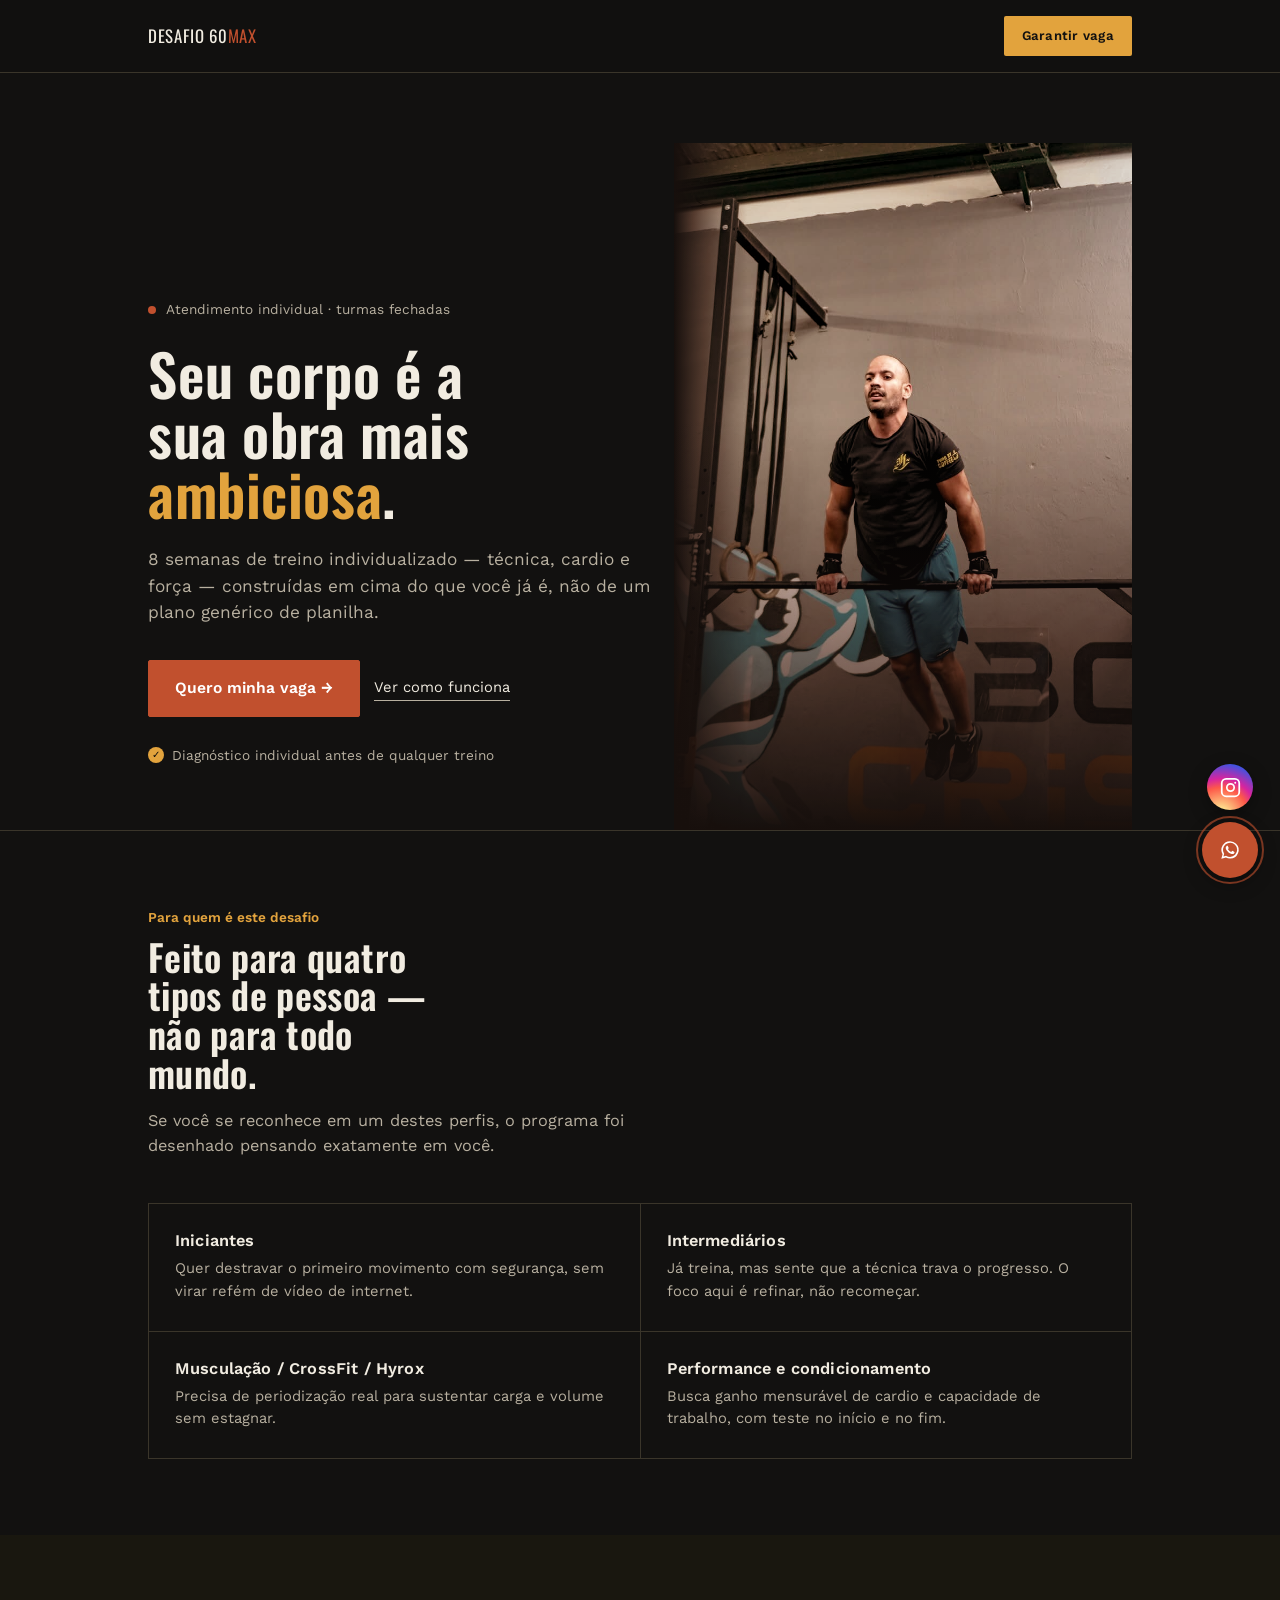
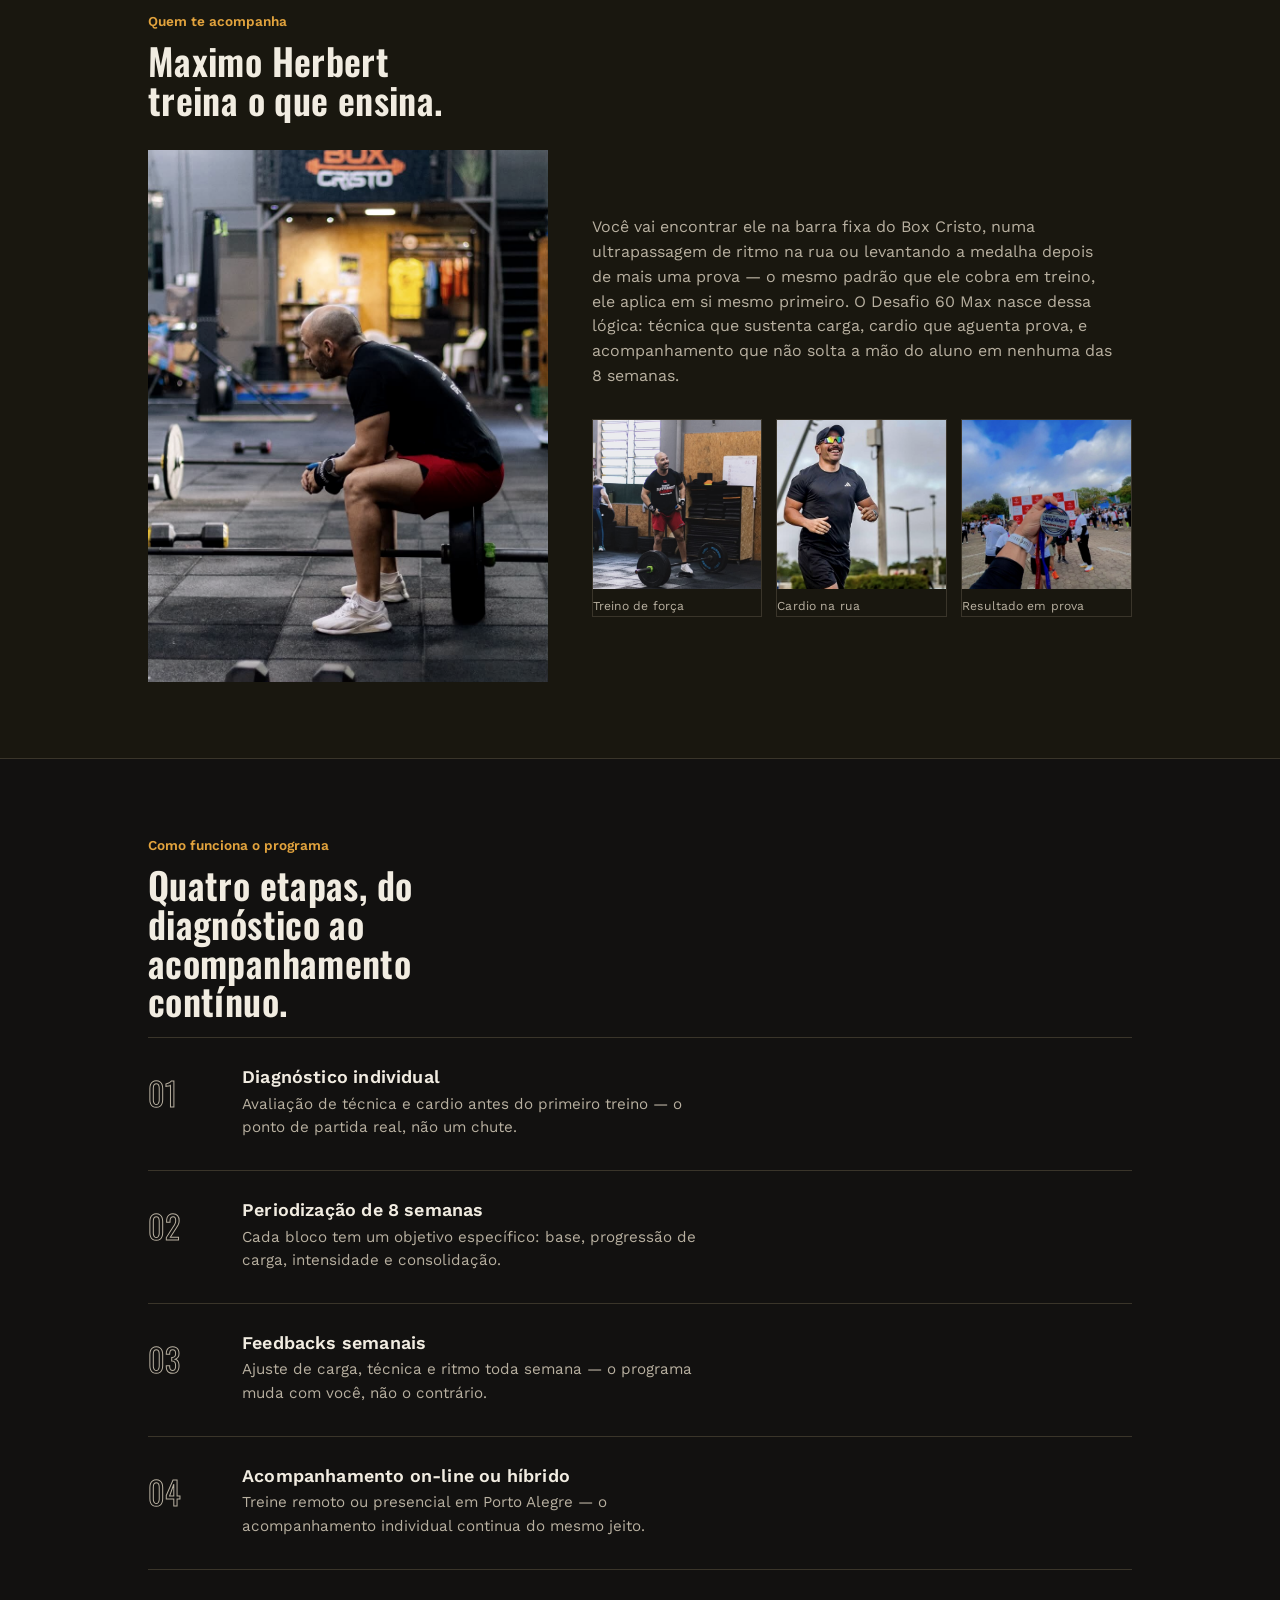
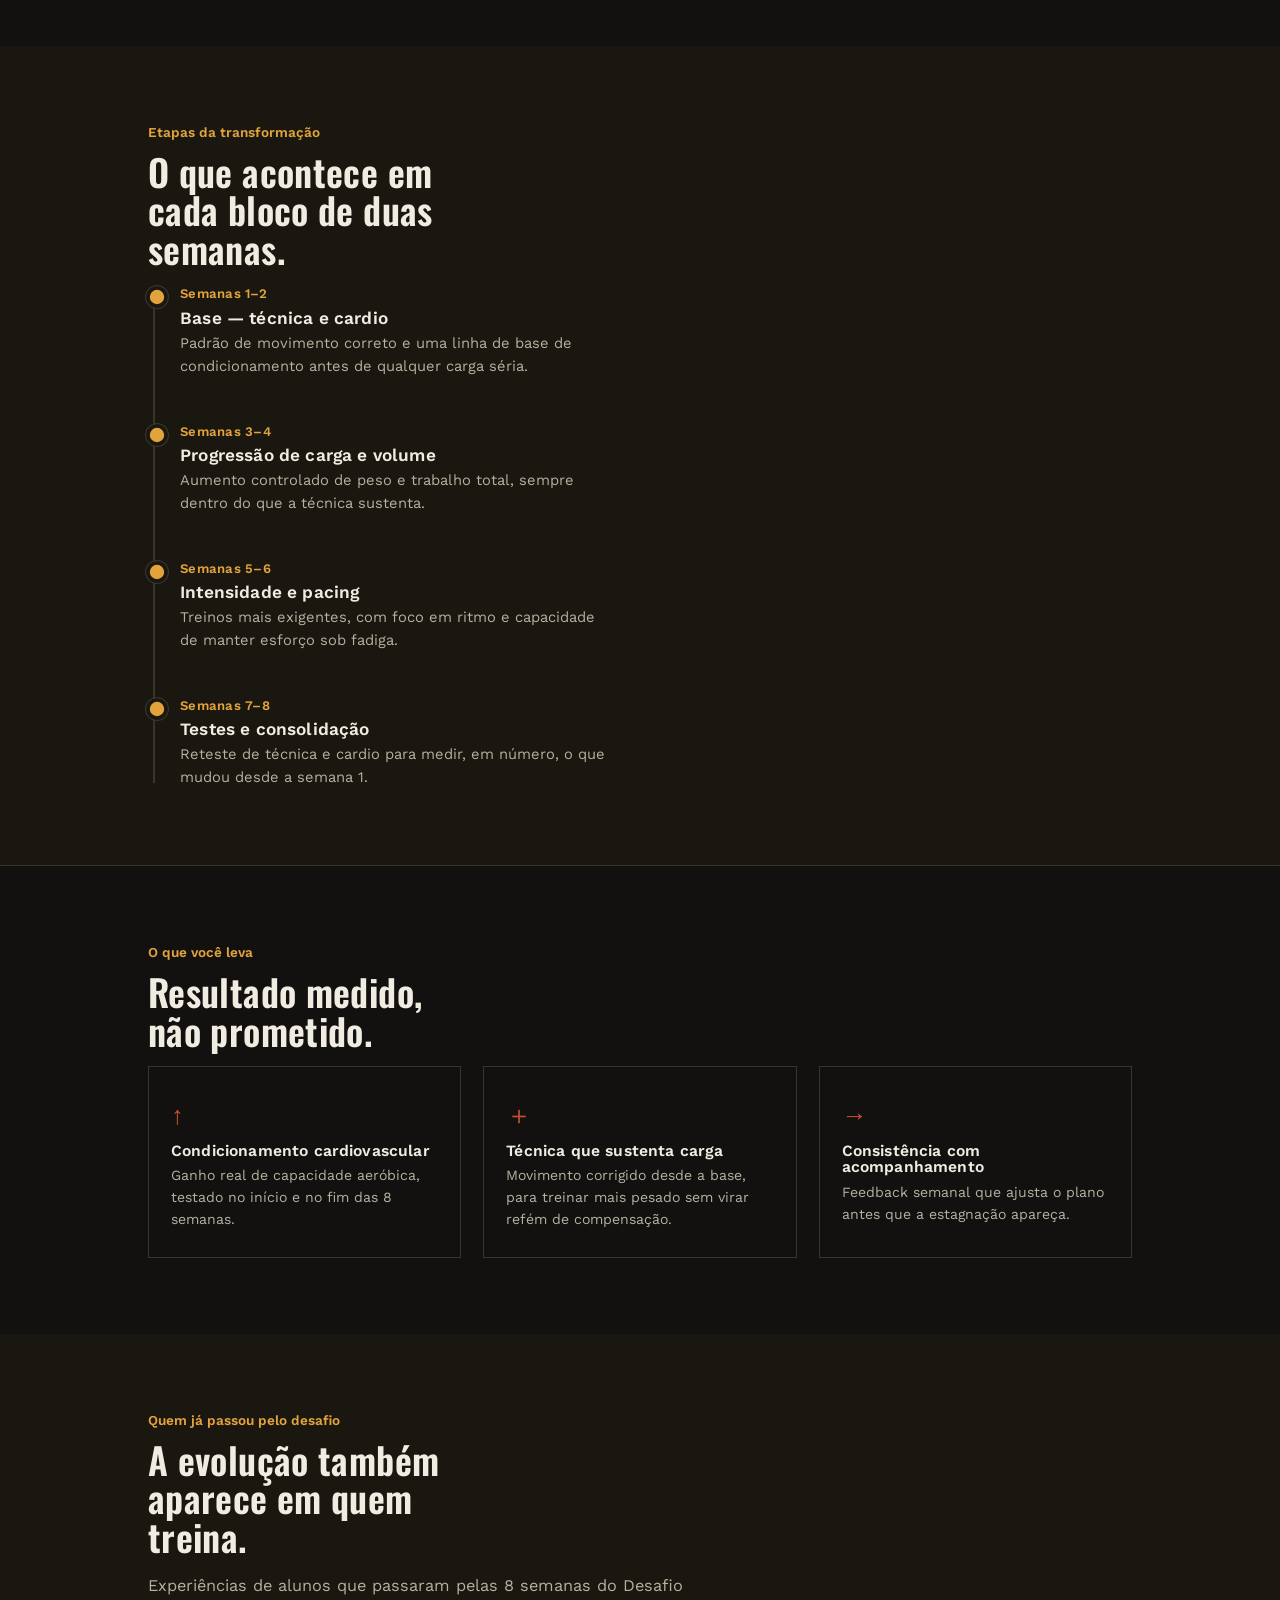
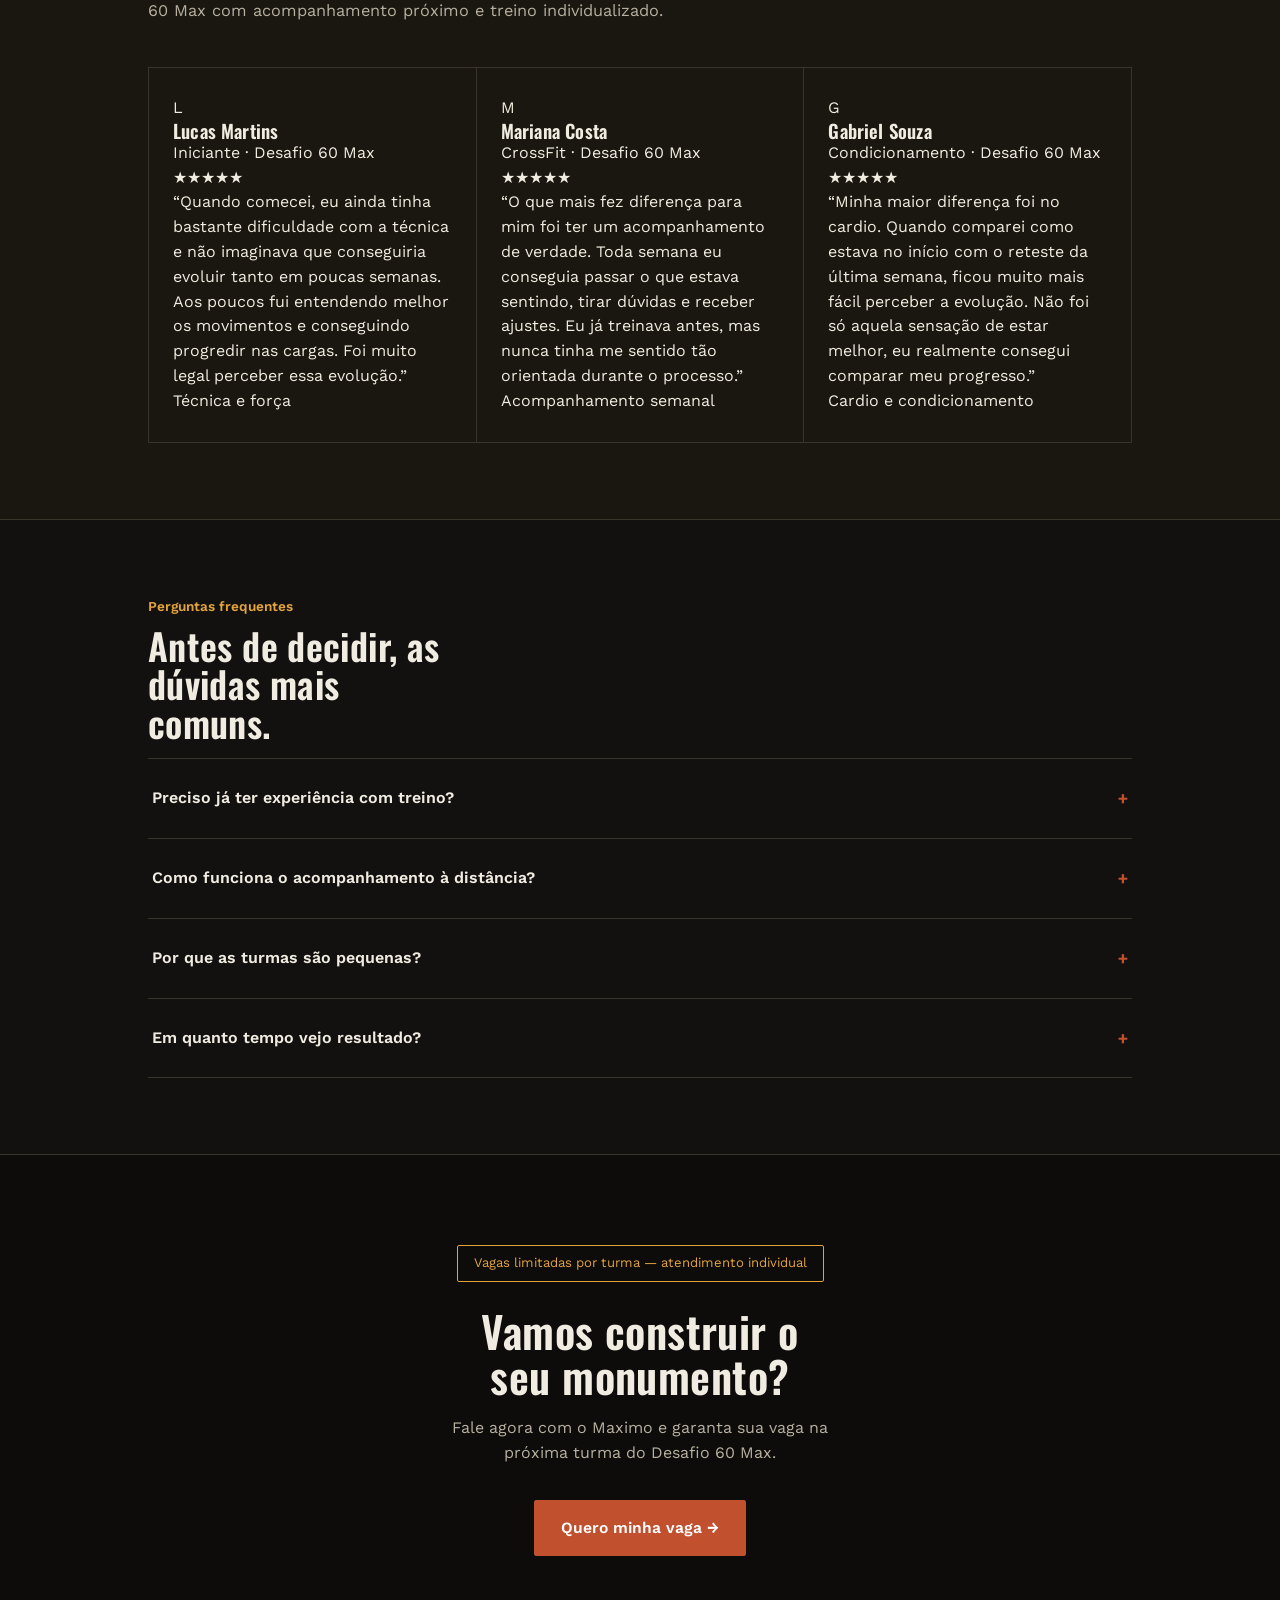
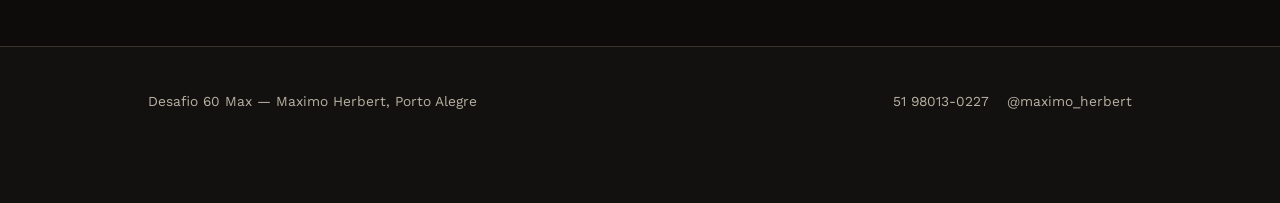
<file: index.html>
<!DOCTYPE html>
<html lang="pt-BR">
<head>
<meta charset="UTF-8">
<meta name="viewport" content="width=device-width, initial-scale=1.0">
<title>Desafio 60 Max — Maximo Herbert</title>
<meta name="description" content="8 semanas de treino individualizado — técnica, cardio e força. Diagnóstico, periodização e acompanhamento semanal com o treinador Maximo Herbert.">
<link rel="preconnect" href="https://fonts.googleapis.com">
<link rel="preconnect" href="https://fonts.gstatic.com" crossorigin>
<link href="https://fonts.googleapis.com/css2?family=Oswald:wght@400;500;600;700&family=Work+Sans:wght@400;500;600&display=swap" rel="stylesheet">
<link rel="stylesheet" href="css/style.css">
</head>
<body>

<header class="nav">
  <div class="nav-inner">
    <div class="brand">DESAFIO 60<span>MAX</span></div>
    <a class="nav-cta" href="https://wa.me/5551980130227?text=Quero%20saber%20mais%20sobre%20o%20Desafio%2060%20Max" target="_blank" rel="noopener">Garantir vaga</a>
  </div>
</header>

<section class="hero">
  <div class="wrap hero-grid">
    <div class="hero-inner" data-reveal-stagger>
      <div class="eyebrow-line"><span class="dot"></span><span>Atendimento individual · turmas fechadas</span></div>
      <h1 class="headline">Seu corpo é a sua obra mais <em>ambiciosa</em>.</h1>
      <p class="hero-sub">8 semanas de treino individualizado — técnica, cardio e força — construídas em cima do que você já é, não de um plano genérico de planilha.</p>
      <div class="cta-row">
        <a class="btn-primary" href="https://wa.me/5551980130227?text=Quero%20garantir%20minha%20vaga%20no%20Desafio%2060%20Max" target="_blank" rel="noopener">Quero minha vaga →</a>
        <a class="btn-ghost" href="#como-funciona">Ver como funciona</a>
      </div>
      <div class="hero-note"><span class="tick">✓</span> Diagnóstico individual antes de qualquer treino</div>
    </div>
    <div class="hero-photo" data-reveal><img src="assets/img/barra.jpg" alt="Maximo Herbert em exercício na barra, Box Cristo"></div>
  </div>
</section>

<section id="para-quem">
  <div class="wrap">
    <div data-reveal-stagger>
      <div class="kicker">Para quem é este desafio</div>
      <h2 class="section-title">Feito para quatro tipos de pessoa — não para todo mundo.</h2>
      <p class="section-lede">Se você se reconhece em um destes perfis, o programa foi desenhado pensando exatamente em você.</p>
    </div>
    <div class="audience-grid" data-reveal-stagger>
      <div class="audience-card">
        <h3>Iniciantes</h3>
        <p>Quer destravar o primeiro movimento com segurança, sem virar refém de vídeo de internet.</p>
      </div>
      <div class="audience-card">
        <h3>Intermediários</h3>
        <p>Já treina, mas sente que a técnica trava o progresso. O foco aqui é refinar, não recomeçar.</p>
      </div>
      <div class="audience-card">
        <h3>Musculação / CrossFit / Hyrox</h3>
        <p>Precisa de periodização real para sustentar carga e volume sem estagnar.</p>
      </div>
      <div class="audience-card">
        <h3>Performance e condicionamento</h3>
        <p>Busca ganho mensurável de cardio e capacidade de trabalho, com teste no início e no fim.</p>
      </div>
    </div>
  </div>
</section>

<section class="section-alt">
  <div class="wrap">
    <div class="kicker">Quem te acompanha</div>
    <h2 class="section-title" style="margin-bottom:30px;">Maximo Herbert treina o que ensina.</h2>
    <div class="about-grid">
      <div class="about-photo" data-reveal><img src="assets/img/sentado.jpg" alt="Maximo Herbert no Box Cristo"></div>
      <div>
        <p class="about-bio" data-reveal>Você vai encontrar ele na barra fixa do Box Cristo, numa ultrapassagem de ritmo na rua ou levantando a medalha depois de mais uma prova — o mesmo padrão que ele cobra em treino, ele aplica em si mesmo primeiro. O Desafio 60 Max nasce dessa lógica: técnica que sustenta carga, cardio que aguenta prova, e acompanhamento que não solta a mão do aluno em nenhuma das 8 semanas.</p>
        <div class="about-thumbs" data-reveal-stagger>
          <div class="about-thumb">
            <figure>
              <img src="assets/img/em_pe.jpg" alt="Treino de força no CrossFit">
              <figcaption>Treino de força</figcaption>
            </figure>
          </div>
          <div class="about-thumb">
            <figure>
              <img src="assets/img/correndo.jpg" alt="Corrida de rua">
              <figcaption>Cardio na rua</figcaption>
            </figure>
          </div>
          <div class="about-thumb">
            <figure>
              <img src="assets/img/medalha.jpg" alt="Medalha de prova de corrida">
              <figcaption>Resultado em prova</figcaption>
            </figure>
          </div>
        </div>
      </div>
    </div>
  </div>
</section>

<section id="como-funciona">
  <div class="wrap">
    <div data-reveal>
      <div class="kicker">Como funciona o programa</div>
      <h2 class="section-title">Quatro etapas, do diagnóstico ao acompanhamento contínuo.</h2>
    </div>
    <div class="steps" data-reveal-stagger>
      <div class="step">
        <div class="step-num">01</div>
        <div>
          <h3>Diagnóstico individual</h3>
          <p>Avaliação de técnica e cardio antes do primeiro treino — o ponto de partida real, não um chute.</p>
        </div>
      </div>
      <div class="step">
        <div class="step-num">02</div>
        <div>
          <h3>Periodização de 8 semanas</h3>
          <p>Cada bloco tem um objetivo específico: base, progressão de carga, intensidade e consolidação.</p>
        </div>
      </div>
      <div class="step">
        <div class="step-num">03</div>
        <div>
          <h3>Feedbacks semanais</h3>
          <p>Ajuste de carga, técnica e ritmo toda semana — o programa muda com você, não o contrário.</p>
        </div>
      </div>
      <div class="step">
        <div class="step-num">04</div>
        <div>
          <h3>Acompanhamento on-line ou híbrido</h3>
          <p>Treine remoto ou presencial em Porto Alegre — o acompanhamento individual continua do mesmo jeito.</p>
        </div>
      </div>
    </div>
  </div>
</section>

<section class="section-alt" id="etapas">
  <div class="wrap">
    <div data-reveal>
      <div class="kicker">Etapas da transformação</div>
      <h2 class="section-title">O que acontece em cada bloco de duas semanas.</h2>
    </div>
    <div class="timeline">
      <div class="tl-item" data-reveal>
        <div class="tl-week">Semanas 1–2</div>
        <h3>Base — técnica e cardio</h3>
        <p>Padrão de movimento correto e uma linha de base de condicionamento antes de qualquer carga séria.</p>
      </div>
      <div class="tl-item" data-reveal>
        <div class="tl-week">Semanas 3–4</div>
        <h3>Progressão de carga e volume</h3>
        <p>Aumento controlado de peso e trabalho total, sempre dentro do que a técnica sustenta.</p>
      </div>
      <div class="tl-item" data-reveal>
        <div class="tl-week">Semanas 5–6</div>
        <h3>Intensidade e pacing</h3>
        <p>Treinos mais exigentes, com foco em ritmo e capacidade de manter esforço sob fadiga.</p>
      </div>
      <div class="tl-item" data-reveal>
        <div class="tl-week">Semanas 7–8</div>
        <h3>Testes e consolidação</h3>
        <p>Reteste de técnica e cardio para medir, em número, o que mudou desde a semana 1.</p>
      </div>
    </div>
  </div>
</section>

<section>
  <div class="wrap">
    <div data-reveal>
      <div class="kicker">O que você leva</div>
      <h2 class="section-title">Resultado medido, não prometido.</h2>
    </div>
    <div class="gains" data-reveal-stagger>
      <div class="gain-card">
        <div class="gain-num">↑</div>
        <h3>Condicionamento cardiovascular</h3>
        <p>Ganho real de capacidade aeróbica, testado no início e no fim das 8 semanas.</p>
      </div>
      <div class="gain-card">
        <div class="gain-num">＋</div>
        <h3>Técnica que sustenta carga</h3>
        <p>Movimento corrigido desde a base, para treinar mais pesado sem virar refém de compensação.</p>
      </div>
      <div class="gain-card">
        <div class="gain-num">→</div>
        <h3>Consistência com acompanhamento</h3>
        <p>Feedback semanal que ajusta o plano antes que a estagnação apareça.</p>
      </div>
    </div>
  </div>
</section>

<section class="section-alt testimonials" id="depoimentos">
  <div class="wrap">

    <div class="testimonials-header" data-reveal>
      <div class="kicker">Quem já passou pelo desafio</div>
      <h2 class="section-title">A evolução também aparece em quem treina.</h2>
      <p class="section-lede">
        Experiências de alunos que passaram pelas 8 semanas do Desafio 60 Max
        com acompanhamento próximo e treino individualizado.
      </p>
    </div>

    <div class="quotes" data-reveal-stagger>

      <article class="quote-card">
        <div class="quote-top">
          <div class="quote-avatar">L</div>
          <div>
            <!-- Nome fictício temporário: substituir pelo nome real do aluno -->
            <h3>Lucas Martins</h3>
            <span>Iniciante · Desafio 60 Max</span>
          </div>
        </div>

        <div class="quote-stars" aria-label="Depoimento de aluno">★★★★★</div>

        <blockquote>
          “Quando comecei, eu ainda tinha bastante dificuldade com a técnica
          e não imaginava que conseguiria evoluir tanto em poucas semanas.
          Aos poucos fui entendendo melhor os movimentos e conseguindo
          progredir nas cargas. Foi muito legal perceber essa evolução.”
        </blockquote>

        <div class="quote-tag">Técnica e força</div>
      </article>


      <article class="quote-card quote-featured">
        <div class="quote-top">
          <div class="quote-avatar">M</div>
          <div>
            <!-- Nome fictício temporário: substituir pelo nome real da aluna -->
            <h3>Mariana Costa</h3>
            <span>CrossFit · Desafio 60 Max</span>
          </div>
        </div>

        <div class="quote-stars" aria-label="Depoimento de aluna">★★★★★</div>

        <blockquote>
          “O que mais fez diferença para mim foi ter um acompanhamento de
          verdade. Toda semana eu conseguia passar o que estava sentindo,
          tirar dúvidas e receber ajustes. Eu já treinava antes, mas nunca
          tinha me sentido tão orientada durante o processo.”
        </blockquote>

        <div class="quote-tag">Acompanhamento semanal</div>
      </article>


      <article class="quote-card">
        <div class="quote-top">
          <div class="quote-avatar">G</div>
          <div>
            <!-- Nome fictício temporário: substituir pelo nome real do aluno -->
            <h3>Gabriel Souza</h3>
            <span>Condicionamento · Desafio 60 Max</span>
          </div>
        </div>

        <div class="quote-stars" aria-label="Depoimento de aluno">★★★★★</div>

        <blockquote>
          “Minha maior diferença foi no cardio. Quando comparei como estava
          no início com o reteste da última semana, ficou muito mais fácil
          perceber a evolução. Não foi só aquela sensação de estar melhor,
          eu realmente consegui comparar meu progresso.”
        </blockquote>

        <div class="quote-tag">Cardio e condicionamento</div>
      </article>

    </div>
  </div>
</section>

<section>
  <div class="wrap">
    <div data-reveal>
      <div class="kicker">Perguntas frequentes</div>
      <h2 class="section-title">Antes de decidir, as dúvidas mais comuns.</h2>
    </div>
    <div class="faq-list" data-reveal>
      <details>
        <summary>Preciso já ter experiência com treino?</summary>
        <p>Não. O programa recebe desde iniciantes que nunca levantaram peso até atletas de CrossFit e Hyrox — o diagnóstico inicial define o ponto de partida certo para cada caso.</p>
      </details>
      <details>
        <summary>Como funciona o acompanhamento à distância?</summary>
        <p>Você recebe o plano de treino, envia vídeos e feedback semanal, e os ajustes de carga e técnica acontecem em cima disso — sem precisar estar presente fisicamente.</p>
      </details>
      <details>
        <summary>Por que as turmas são pequenas?</summary>
        <p>Porque o acompanhamento é individual — cada aluno recebe diagnóstico, ajustes semanais e atenção próprias. Isso só funciona com um número limitado de vagas por turma.</p>
      </details>
      <details>
        <summary>Em quanto tempo vejo resultado?</summary>
        <p>O programa tem 8 semanas com teste de técnica e cardio no início e no fim — o resultado é medido, não apenas sentido, ao longo desse período.</p>
      </details>
    </div>
  </div>
</section>

<section class="final-cta">
  <div class="wrap" data-reveal-stagger>
    <div class="scarcity">Vagas limitadas por turma — atendimento individual</div>
    <h2>Vamos construir o seu monumento?</h2>
    <p>Fale agora com o Maximo e garanta sua vaga na próxima turma do Desafio 60 Max.</p>
    <a class="btn-primary" href="https://wa.me/5551980130227?text=Quero%20garantir%20minha%20vaga%20no%20Desafio%2060%20Max" target="_blank" rel="noopener">Quero minha vaga →</a>
  </div>
</section>

<footer>
  <div class="wrap footer-row">
    <div>Desafio 60 Max — Maximo Herbert, Porto Alegre</div>
    <div class="footer-links">
      <a href="https://wa.me/5551980130227" target="_blank" rel="noopener">51 98013-0227</a>
      <a href="https://instagram.com/maximo_herbert" target="_blank" rel="noopener">@maximo_herbert</a>
    </div>
  </div>
</footer>

<div class="float-actions">
  <a class="float-btn instagram" href="https://instagram.com/maximo_herbert" target="_blank" rel="noopener" aria-label="Seguir no Instagram" data-tip="Seguir no Instagram">
    <svg viewBox="0 0 24 24" fill="none" stroke="currentColor" stroke-width="2"><rect x="2" y="2" width="20" height="20" rx="5"/><circle cx="12" cy="12" r="4.2"/><circle cx="17.4" cy="6.6" r="1.1" fill="currentColor" stroke="none"/></svg>
  </a>
  <a class="float-btn float-wa" href="https://wa.me/5551980130227?text=Quero%20garantir%20minha%20vaga%20no%20Desafio%2060%20Max" target="_blank" rel="noopener" aria-label="Falar no WhatsApp" data-tip="Falar no WhatsApp">
    <svg viewBox="0 0 24 24" fill="currentColor"><path d="M17.6 6.32A7.85 7.85 0 0 0 12.05 4a7.94 7.94 0 0 0-6.9 11.9L4 20l4.2-1.1a7.9 7.9 0 0 0 3.85 1h.01a7.94 7.94 0 0 0 5.54-13.58zM12.06 18.4h-.01a6.6 6.6 0 0 1-3.36-.92l-.24-.14-2.5.66.67-2.44-.16-.25a6.6 6.6 0 0 1 10.2-8.2 6.55 6.55 0 0 1 1.95 4.67 6.62 6.62 0 0 1-6.55 6.62zm3.6-4.95c-.2-.1-1.17-.58-1.35-.64-.18-.07-.31-.1-.44.1-.13.2-.5.64-.62.77-.11.13-.23.14-.42.05-.2-.1-.83-.3-1.58-.97a5.9 5.9 0 0 1-1.09-1.36c-.11-.2 0-.3.09-.4.1-.1.2-.23.3-.35.1-.11.13-.2.2-.32.07-.13.03-.25-.02-.35-.05-.1-.44-1.06-.6-1.45-.16-.38-.32-.33-.44-.34h-.38c-.13 0-.35.05-.53.25s-.7.68-.7 1.66.72 1.93.82 2.06c.1.13 1.4 2.15 3.4 3.01.48.2.85.33 1.14.42.48.15.91.13 1.26.08.38-.06 1.17-.48 1.34-.94.16-.46.16-.86.11-.94-.05-.09-.18-.14-.38-.24z"/></svg>
  </a>
</div>

<script src="js/script.js" defer></script>
</body>
</html>
</file>
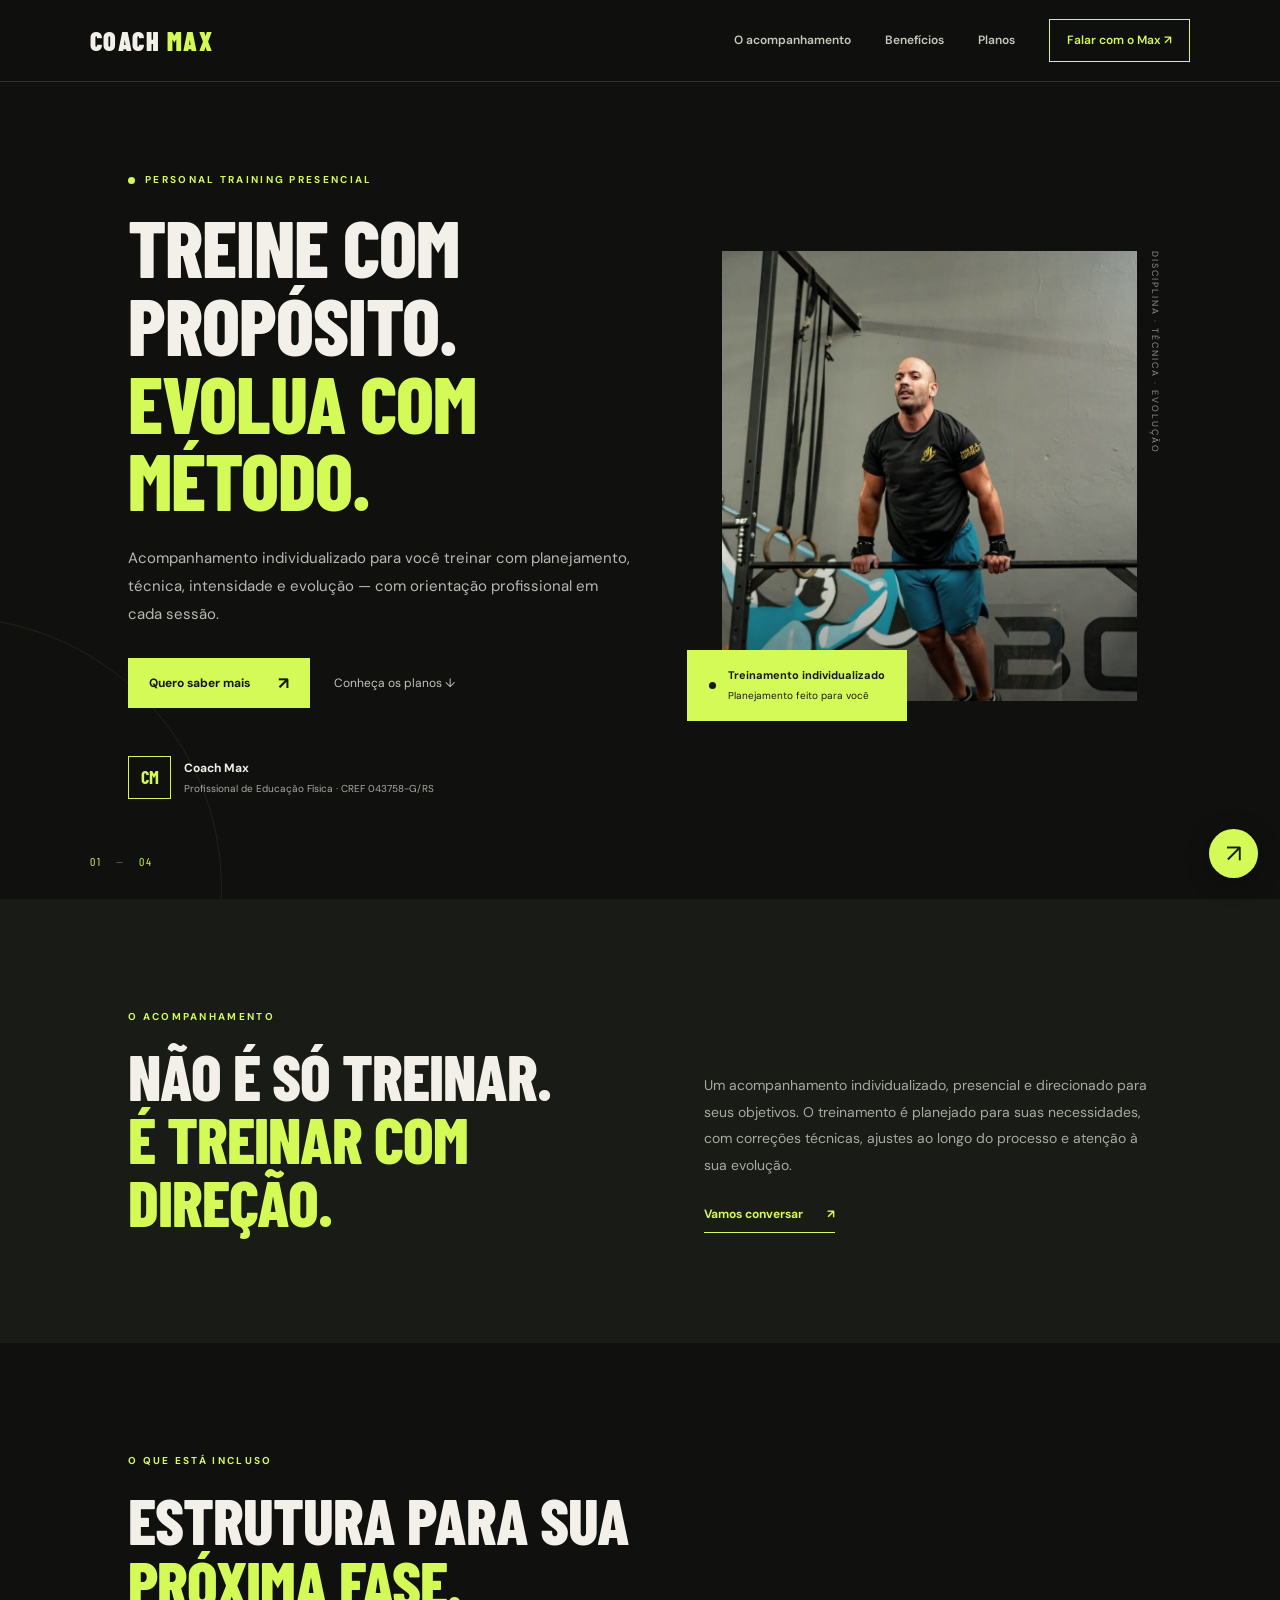
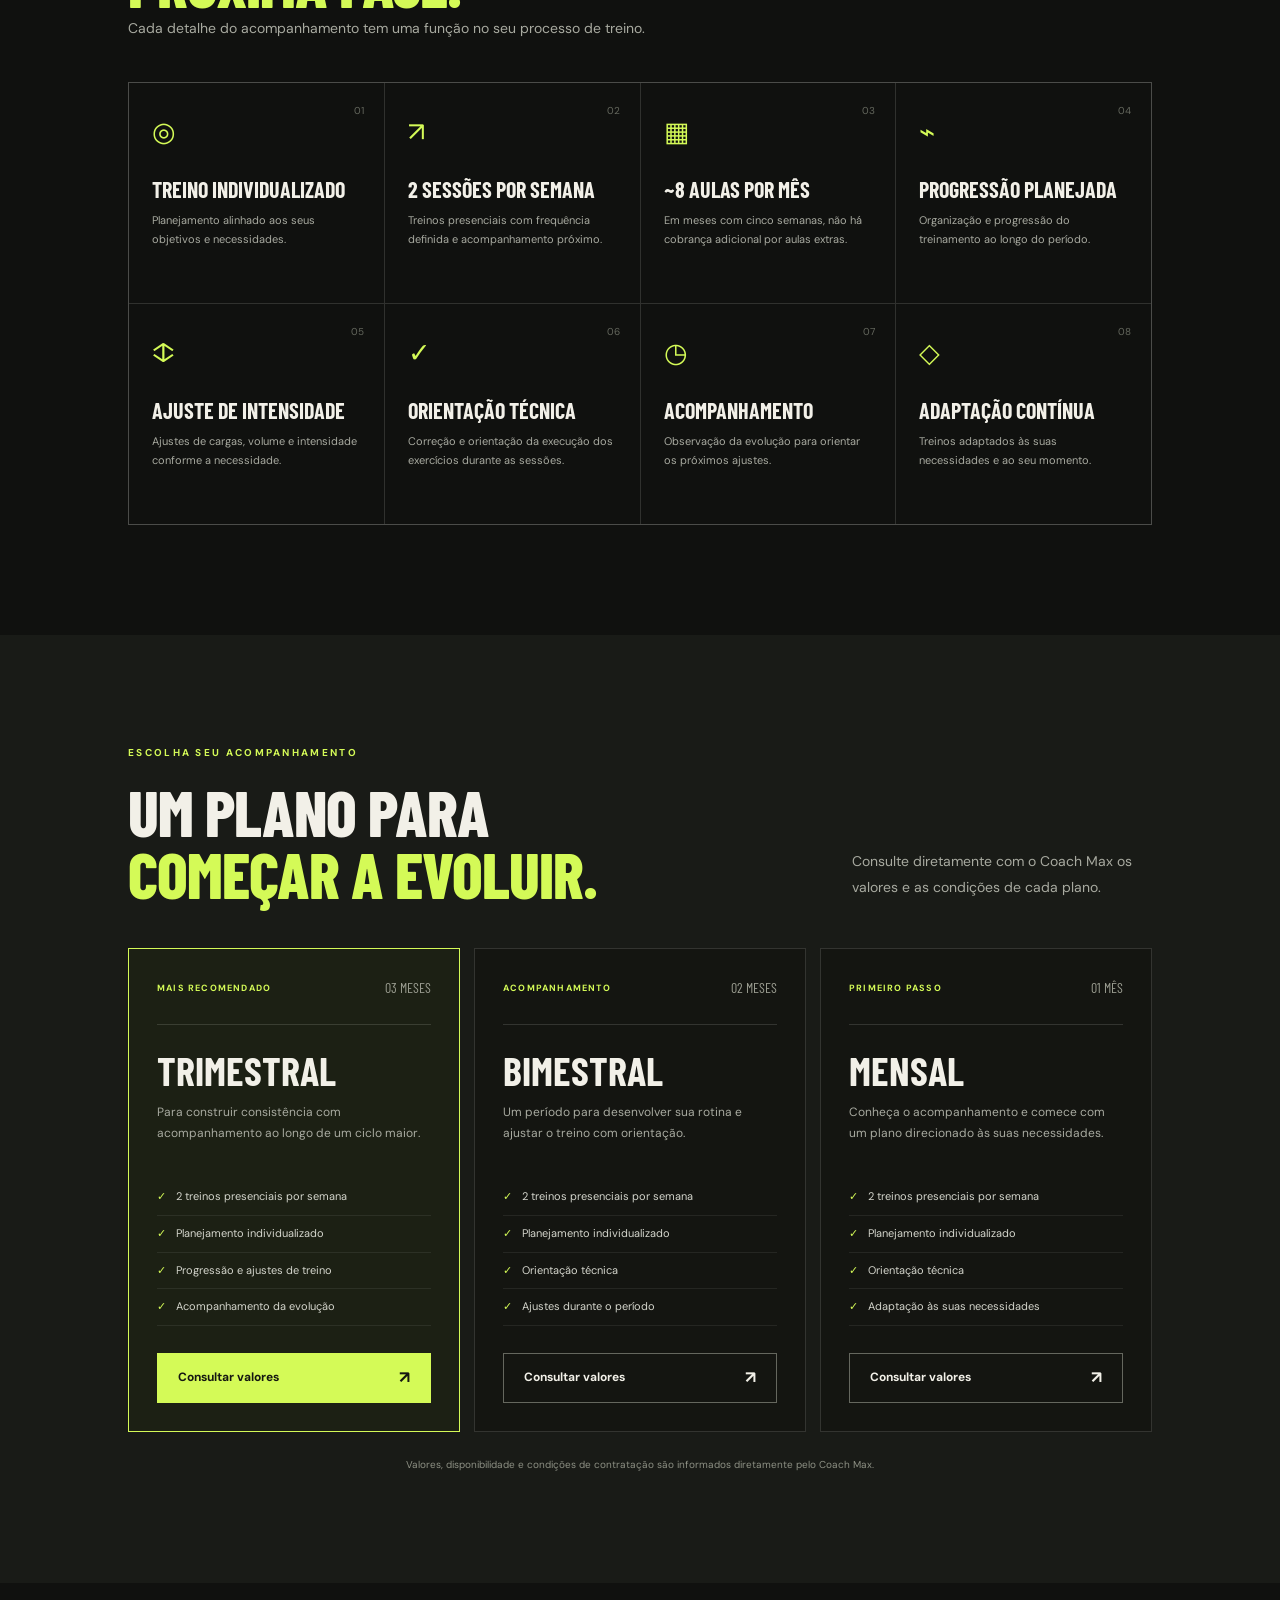
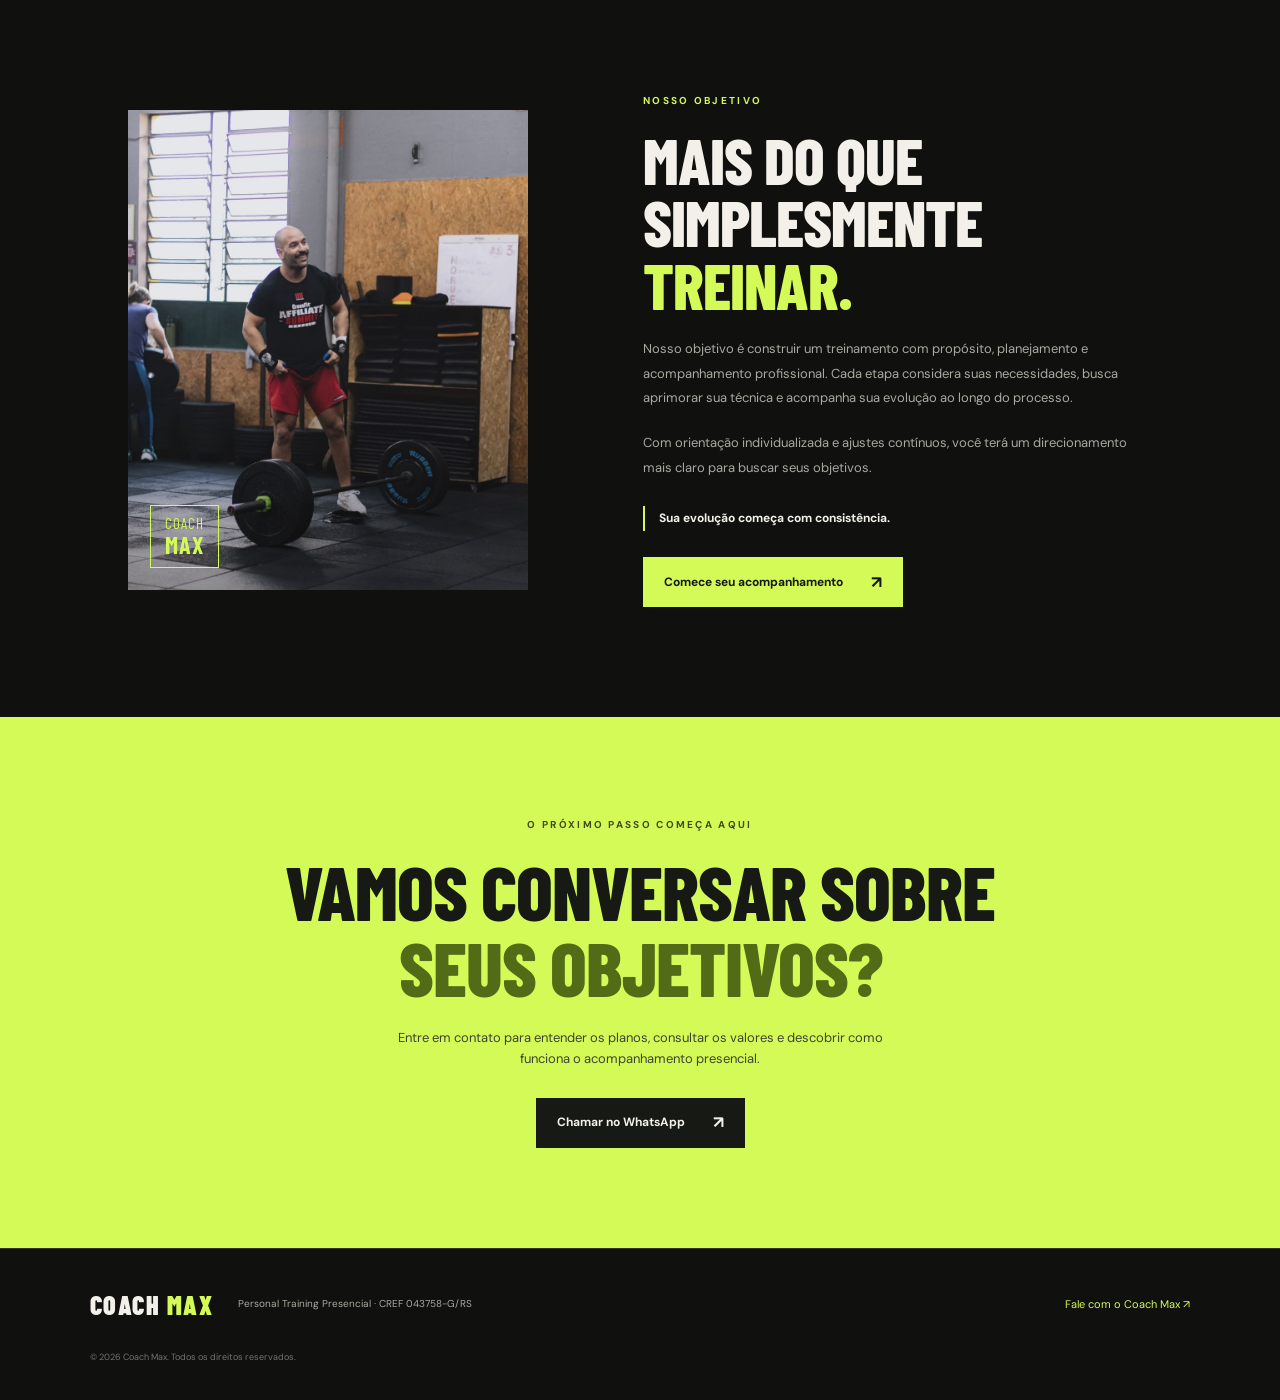
<file: personal-presencial/index.html>
<!doctype html>
<html lang="pt-BR">
<head>
  <meta charset="utf-8">
  <meta name="viewport" content="width=device-width, initial-scale=1">
  <meta name="theme-color" content="#10110f">
  <meta name="description" content="Personal Training Presencial com Coach Max. Treinamento individualizado, planejamento, orientação técnica e acompanhamento da evolução.">
  <title>Personal Training Presencial | Coach Max</title>
  <link rel="preconnect" href="https://fonts.googleapis.com">
  <link rel="preconnect" href="https://fonts.gstatic.com" crossorigin>
  <link href="https://fonts.googleapis.com/css2?family=Barlow+Condensed:wght@500;600;700;800;900&family=DM+Sans:wght@400;500;600;700&display=swap" rel="stylesheet">
  <link rel="stylesheet" href="style.css">
  <script src="script.js" defer></script>
</head>
<body>
<header class="site-header" id="topo">
  <a class="brand" href="#topo" aria-label="Coach Max, início">COACH <span>MAX</span></a>
  <button class="menu-toggle" aria-label="Abrir menu" aria-expanded="false" aria-controls="nav-links"><span></span><span></span></button>
  <nav class="nav-links" id="nav-links" aria-label="Navegação principal">
    <a href="#conteudo">O acompanhamento</a><a href="#beneficios">Benefícios</a><a href="#planos">Planos</a>
    <a class="nav-cta" data-wa="geral" href="#">Falar com o Max ↗</a>
  </nav>
</header>
<main>
  <section class="hero">
    <div class="hero-copy reveal">
      <p class="eyebrow"><span></span> PERSONAL TRAINING PRESENCIAL</p>
      <h1>Treine com propósito.<br><em>Evolua com método.</em></h1>
      <p class="hero-lede">Acompanhamento individualizado para você treinar com planejamento, técnica, intensidade e evolução — com orientação profissional em cada sessão.</p>
      <div class="hero-actions"><a class="button button-primary" data-wa="geral" href="#">Quero saber mais <span>↗</span></a><a class="text-link" href="#planos">Conheça os planos ↓</a></div>
      <div class="credentials"><span class="credential-mark">CM</span><span><strong>Coach Max</strong><small>Profissional de Educação Física · CREF 043758-G/RS</small></span></div>
    </div>
    <div class="hero-visual reveal">
      <div class="image-frame"><img src="../assets/img/barra.jpg" alt="Coach Max durante um exercício de força" onerror="this.onerror=null;this.src='../assets/barra.jpeg'"></div>
      <div class="visual-tag"><span class="tag-dot"></span><span><strong>Treinamento individualizado</strong><small>Planejamento feito para você</small></span></div>
      <div class="vertical-label">DISCIPLINA · TÉCNICA · EVOLUÇÃO</div>
    </div>
    <div class="hero-index">01 <span>—</span> 04</div>
  </section>
  <section class="intro section-pad" id="conteudo">
    <div class="section-heading reveal"><p class="eyebrow">O acompanhamento</p><h2>Não é só treinar.<br><em>É treinar com direção.</em></h2></div>
    <div class="intro-copy reveal"><p>Um acompanhamento individualizado, presencial e direcionado para seus objetivos. O treinamento é planejado para suas necessidades, com correções técnicas, ajustes ao longo do processo e atenção à sua evolução.</p><a class="arrow-link" data-wa="geral" href="#">Vamos conversar <span>↗</span></a></div>
  </section>
  <section class="benefits section-pad" id="beneficios">
    <div class="section-heading reveal"><p class="eyebrow">O que está incluso</p><h2>Estrutura para sua<br><em>próxima fase.</em></h2><p class="section-description">Cada detalhe do acompanhamento tem uma função no seu processo de treino.</p></div>
    <div class="benefit-grid">
      <article class="benefit-card reveal"><span class="card-number">01</span><div class="card-icon">◎</div><h3>Treino individualizado</h3><p>Planejamento alinhado aos seus objetivos e necessidades.</p></article>
      <article class="benefit-card reveal"><span class="card-number">02</span><div class="card-icon">↗</div><h3>2 sessões por semana</h3><p>Treinos presenciais com frequência definida e acompanhamento próximo.</p></article>
      <article class="benefit-card reveal"><span class="card-number">03</span><div class="card-icon">▦</div><h3>~8 aulas por mês</h3><p>Em meses com cinco semanas, não há cobrança adicional por aulas extras.</p></article>
      <article class="benefit-card reveal"><span class="card-number">04</span><div class="card-icon">⌁</div><h3>Progressão planejada</h3><p>Organização e progressão do treinamento ao longo do período.</p></article>
      <article class="benefit-card reveal"><span class="card-number">05</span><div class="card-icon">↕</div><h3>Ajuste de intensidade</h3><p>Ajustes de cargas, volume e intensidade conforme a necessidade.</p></article>
      <article class="benefit-card reveal"><span class="card-number">06</span><div class="card-icon">✓</div><h3>Orientação técnica</h3><p>Correção e orientação da execução dos exercícios durante as sessões.</p></article>
      <article class="benefit-card reveal"><span class="card-number">07</span><div class="card-icon">◷</div><h3>Acompanhamento</h3><p>Observação da evolução para orientar os próximos ajustes.</p></article>
      <article class="benefit-card reveal"><span class="card-number">08</span><div class="card-icon">◇</div><h3>Adaptação contínua</h3><p>Treinos adaptados às suas necessidades e ao seu momento.</p></article>
    </div>
  </section>
  <section class="plans section-pad" id="planos">
    <div class="plans-heading reveal"><div><p class="eyebrow">Escolha seu acompanhamento</p><h2>Um plano para<br><em>começar a evoluir.</em></h2></div><p class="section-description">Consulte diretamente com o Coach Max os valores e as condições de cada plano.</p></div>
    <div class="plans-grid">
      <article class="plan-card plan-featured reveal"><div class="plan-top"><span class="plan-label">MAIS RECOMENDADO</span><span class="plan-duration">03 MESES</span></div><h3>Trimestral</h3><p class="plan-summary">Para construir consistência com acompanhamento ao longo de um ciclo maior.</p><ul><li>2 treinos presenciais por semana</li><li>Planejamento individualizado</li><li>Progressão e ajustes de treino</li><li>Acompanhamento da evolução</li></ul><a class="button button-primary button-full" data-wa="trimestral" href="#">Consultar valores <span>↗</span></a></article>
      <article class="plan-card reveal"><div class="plan-top"><span class="plan-label">ACOMPANHAMENTO</span><span class="plan-duration">02 MESES</span></div><h3>Bimestral</h3><p class="plan-summary">Um período para desenvolver sua rotina e ajustar o treino com orientação.</p><ul><li>2 treinos presenciais por semana</li><li>Planejamento individualizado</li><li>Orientação técnica</li><li>Ajustes durante o período</li></ul><a class="button button-outline button-full" data-wa="bimestral" href="#">Consultar valores <span>↗</span></a></article>
      <article class="plan-card reveal"><div class="plan-top"><span class="plan-label">PRIMEIRO PASSO</span><span class="plan-duration">01 MÊS</span></div><h3>Mensal</h3><p class="plan-summary">Conheça o acompanhamento e comece com um plano direcionado às suas necessidades.</p><ul><li>2 treinos presenciais por semana</li><li>Planejamento individualizado</li><li>Orientação técnica</li><li>Adaptação às suas necessidades</li></ul><a class="button button-outline button-full" data-wa="mensal" href="#">Consultar valores <span>↗</span></a></article>
    </div>
    <p class="plan-note">Valores, disponibilidade e condições de contratação são informados diretamente pelo Coach Max.</p>
  </section>
  <section class="objective section-pad">
    <div class="objective-photo reveal"><img src="../assets/img/em_pe.jpg" alt="Treinamento de força" onerror="this.onerror=null;this.src='../assets/em_pe.jpeg'"><div class="photo-stamp">COACH<br><strong>MAX</strong></div></div>
    <div class="objective-copy reveal"><p class="eyebrow">Nosso objetivo</p><h2>Mais do que simplesmente <em>treinar.</em></h2><p>Nosso objetivo é construir um treinamento com propósito, planejamento e acompanhamento profissional. Cada etapa considera suas necessidades, busca aprimorar sua técnica e acompanha sua evolução ao longo do processo.</p><p>Com orientação individualizada e ajustes contínuos, você terá um direcionamento mais claro para buscar seus objetivos.</p><div class="objective-signature">Sua evolução começa com consistência.</div><a class="button button-primary" data-wa="geral" href="#">Comece seu acompanhamento <span>↗</span></a></div>
  </section>
  <section class="final-cta section-pad reveal"><p class="eyebrow">O próximo passo começa aqui</p><h2>Vamos conversar sobre<br><em>seus objetivos?</em></h2><p>Entre em contato para entender os planos, consultar os valores e descobrir como funciona o acompanhamento presencial.</p><a class="button button-light" data-wa="geral" href="#">Chamar no WhatsApp <span>↗</span></a></section>
</main>
<footer><a class="brand" href="#topo">COACH <span>MAX</span></a><p>Personal Training Presencial · CREF 043758-G/RS</p><a data-wa="geral" href="#">Fale com o Coach Max ↗</a><small>© <span id="year"></span> Coach Max. Todos os direitos reservados.</small></footer>
<a class="floating-wa" data-wa="geral" href="#" aria-label="Conversar com Coach Max pelo WhatsApp">↗</a>
</body>
</html>
</file>
<file: css/style.css>
:root{
  --bg:#121110;
  --bg-alt:#19170f;
  --bg-alt-2:#0d0c0a;
  --fg:#f1ece1;
  --fg-dim:#b8b0a0;
  --accent:#c1502e;
  --accent-2:#e2a33d;
  --line:#3a352a;
  --concrete:#2a2621;
  --serif: 'Oswald', 'Arial Narrow', sans-serif;
  --sans: 'Work Sans', -apple-system, 'Segoe UI', sans-serif;
}
*{box-sizing:border-box; margin:0; padding:0;}
html{scroll-behavior:smooth;}
body{
  background:var(--bg); color:var(--fg);
  font-family:var(--sans); font-weight:400;
  line-height:1.55; overflow-x:hidden;
  -webkit-font-smoothing:antialiased;
}
img{max-width:100%; display:block;}
.wrap{max-width:1040px; margin:0 auto; padding:0 28px;}
h1,h2,h3{font-family:var(--serif); font-weight:600; letter-spacing:.01em; line-height:1.05;}
a{color:inherit;}
::selection{background:var(--accent); color:#fff;}

/* ---------- NAV ---------- */
header.nav{
  position:sticky; top:0; z-index:50;
  background:rgba(18,17,16,.92); backdrop-filter:blur(6px);
  border-bottom:1px solid var(--line);
  transition:box-shadow .25s ease;
}
header.nav.scrolled{box-shadow:0 4px 20px rgba(0,0,0,.35);}
.nav-inner{
  max-width:1040px; margin:0 auto; padding:16px 28px;
  display:flex; align-items:center; justify-content:space-between;
}
.brand{font-family:var(--serif); font-size:1.05rem; letter-spacing:.04em; text-transform:uppercase;}
.brand span{color:var(--accent);}
.nav-cta{
  font-family:var(--sans); font-weight:600; font-size:.82rem;
  color:var(--bg); background:var(--accent-2);
  padding:10px 18px; border-radius:2px; text-decoration:none;
  letter-spacing:.02em;
  transition:transform .15s ease, background .15s ease;
}
.nav-cta:hover{transform:translateY(-1px); background:#eeb457;}

/* ---------- HERO ---------- */
.hero{
  position:relative; padding:70px 0 0; overflow:hidden;
  border-bottom:1px solid var(--line);
}
.hero-grid{
  display:grid; grid-template-columns:1.05fr .95fr; align-items:end; gap:20px;
}
.hero-inner{position:relative; z-index:1; max-width:600px; padding-bottom:64px;}
.hero-photo{
  position:relative; align-self:stretch; min-height:420px;
  background:var(--concrete);
}
.hero-photo img{
  width:100%; height:100%; object-fit:cover; object-position:top center;
  filter:grayscale(.35) contrast(1.08);
  display:block;
}
.hero-photo::before{
  content:''; position:absolute; inset:0;
  background:linear-gradient(180deg, rgba(18,17,16,0) 40%, var(--bg) 100%),
             linear-gradient(90deg, var(--bg) 0%, rgba(18,17,16,0) 16%);
  z-index:1;
}
.hero-photo::after{
  content:''; position:absolute; inset:0;
  background:var(--accent); mix-blend-mode:color; opacity:.22; z-index:1;
}
.eyebrow-line{
  display:flex; align-items:center; gap:10px; margin-bottom:22px;
}
.eyebrow-line .dot{width:8px; height:8px; border-radius:50%; background:var(--accent);}
.eyebrow-line span{font-size:.85rem; color:var(--fg-dim);}
h1.headline{
  font-size:clamp(2.2rem, 5.2vw, 3.6rem);
  margin-bottom:22px; max-width:11ch;
}
h1.headline em{
  font-style:normal; color:var(--accent-2);
}
.hero-sub{
  font-size:1.08rem; color:var(--fg-dim); max-width:46ch; margin-bottom:34px;
}
.cta-row{display:flex; flex-wrap:wrap; gap:14px; align-items:center;}
.btn-primary{
  position:relative; overflow:hidden;
  display:inline-flex; align-items:center; gap:10px;
  background:var(--accent); color:#fff; text-decoration:none;
  font-family:var(--sans); font-weight:600; font-size:.98rem;
  padding:15px 26px; border-radius:2px;
  transition:transform .15s ease, background .15s ease;
  border:1px solid var(--accent);
}
.btn-primary::after{
  content:''; position:absolute; inset:0;
  background:linear-gradient(120deg, transparent, rgba(255,255,255,.25), transparent);
  transform:translateX(-120%);
  transition:transform .5s ease;
}
.btn-primary:hover::after{transform:translateX(120%);}
.btn-primary:hover{background:#a8431f; transform:translateY(-1px);}
.btn-ghost{
  display:inline-flex; align-items:center; gap:8px;
  color:var(--fg); text-decoration:none; font-size:.92rem;
  border-bottom:1px solid var(--fg-dim); padding-bottom:2px;
  transition:border-color .2s ease, color .2s ease;
}
.btn-ghost:hover{border-color:var(--accent-2); color:var(--accent-2);}
.hero-note{
  margin-top:28px; font-size:.85rem; color:var(--fg-dim);
  display:flex; align-items:center; gap:8px;
}
.hero-note .tick{
  width:16px; height:16px; border-radius:50%; background:var(--accent-2);
  display:inline-flex; align-items:center; justify-content:center;
  font-size:.65rem; color:var(--bg-alt-2); flex:none;
}

/* ---------- SECTION SHARED ---------- */
section{padding:76px 0;}
.section-alt{background:var(--bg-alt); border-bottom:1px solid var(--line);}
.kicker{
  font-size:.85rem; color:var(--accent-2); margin-bottom:10px; font-weight:600;
}
h2.section-title{
  font-size:clamp(1.6rem, 3.4vw, 2.3rem); max-width:16ch; margin-bottom:16px;
}
.section-lede{color:var(--fg-dim); max-width:56ch; font-size:1.02rem; margin-bottom:44px;}

/* ---------- PARA QUEM ---------- */
.audience-grid{
  display:grid; grid-template-columns:repeat(2,1fr); gap:1px;
  background:var(--line); border:1px solid var(--line);
}
.audience-card{
  background:var(--bg); padding:28px 26px;
  transition:transform .25s ease, box-shadow .25s ease;
}
.audience-card:hover{transform:translateY(-4px); box-shadow:0 10px 24px rgba(0,0,0,.28); position:relative; z-index:1;}
.audience-card h3{font-size:1.02rem; margin-bottom:8px; font-family:var(--sans); font-weight:600;}
.audience-card p{font-size:.92rem; color:var(--fg-dim);}

/* ---------- SOBRE O TREINADOR ---------- */
.about-grid{
  display:grid; grid-template-columns:.85fr 1.15fr; gap:44px; align-items:center;
}
.about-photo{
  position:relative; overflow:hidden; aspect-ratio:3/4; background:var(--concrete);
}
.about-photo img{
  width:100%; height:100%; object-fit:cover; filter:grayscale(.3) contrast(1.05);
  transition:transform .5s ease;
}
.about-photo:hover img{transform:scale(1.04);}
.about-bio{font-size:1rem; color:var(--fg-dim); margin-bottom:30px; max-width:52ch;}
.about-thumbs{display:grid; grid-template-columns:repeat(3,1fr); gap:14px;}
.about-thumb figure{margin:0;}
.about-thumb{overflow:hidden; border:1px solid var(--line);}
.about-thumb img{
  width:100%; aspect-ratio:1/1; object-fit:cover; filter:grayscale(.25) contrast(1.05);
  transition:transform .4s ease;
}
.about-thumb:hover img{transform:scale(1.08);}
.about-thumb figcaption{
  font-size:.76rem; color:var(--fg-dim); margin-top:8px; letter-spacing:.01em;
}

/* ---------- COMO FUNCIONA ---------- */
.steps{border-top:1px solid var(--line);}
.step{
  display:grid; grid-template-columns:70px 1fr; gap:24px;
  padding:30px 0; border-bottom:1px solid var(--line);
  transition:padding-left .25s ease;
}
.step:hover{padding-left:6px;}
.step-num{
  font-family:var(--serif); font-size:2rem; color:transparent;
  -webkit-text-stroke:1px var(--fg-dim);
  transition:-webkit-text-stroke .25s ease, color .25s ease;
}
.step:hover .step-num{-webkit-text-stroke:1px var(--accent-2);}
.step h3{font-size:1.12rem; margin-bottom:6px; font-family:var(--sans); font-weight:600;}
.step p{color:var(--fg-dim); font-size:.95rem; max-width:52ch;}

/* ---------- TIMELINE ---------- */
.timeline{position:relative; padding-left:32px; margin-top:8px;}
.timeline::before{
  content:''; position:absolute; left:5px; top:6px; bottom:6px; width:2px;
  background:var(--line);
}
.tl-item{position:relative; padding-bottom:44px;}
.tl-item:last-child{padding-bottom:0;}
.tl-item::before{
  content:''; position:absolute; left:-32px; top:4px;
  width:12px; height:12px; border-radius:50%;
  background:var(--accent-2); border:3px solid var(--bg-alt);
  outline:1px solid var(--line);
  transition:transform .35s ease;
}
.tl-item.is-visible::before{transform:scale(1.2);}
.tl-week{font-size:.82rem; color:var(--accent-2); font-weight:600; margin-bottom:4px; letter-spacing:.02em;}
.tl-item h3{font-size:1.08rem; font-family:var(--sans); font-weight:600; margin-bottom:5px;}
.tl-item p{color:var(--fg-dim); font-size:.92rem; max-width:48ch;}

/* ---------- GANHOS ---------- */
.gains{display:grid; grid-template-columns:repeat(3,1fr); gap:22px;}
.gain-card{
  border:1px solid var(--line); padding:26px 22px; background:var(--bg);
  transition:transform .25s ease, border-color .25s ease, box-shadow .25s ease;
}
.gain-card:hover{transform:translateY(-4px); border-color:var(--accent); box-shadow:0 10px 24px rgba(0,0,0,.28);}
.gain-num{font-family:var(--serif); font-size:1.6rem; color:var(--accent); margin-bottom:10px;}
.gain-card h3{font-size:.98rem; font-family:var(--sans); font-weight:600; margin-bottom:6px;}
.gain-card p{font-size:.88rem; color:var(--fg-dim);}

/* ---------- DEPOIMENTOS ---------- */
.quotes{display:grid; grid-template-columns:repeat(3,1fr); gap:1px; background:var(--line); border:1px solid var(--line);}
.quote-card{
  background:var(--bg-alt); padding:28px 24px; display:flex; flex-direction:column;
  justify-content:space-between; min-height:200px;
  transition:transform .25s ease;
}
.quote-card:hover{transform:translateY(-4px); position:relative; z-index:1;}
.quote-mark{font-family:var(--serif); font-size:2.4rem; color:var(--accent); line-height:1; margin-bottom:8px;}
.quote-card p{font-size:.94rem; color:var(--fg); margin-bottom:16px;}
.quote-who{font-size:.82rem; color:var(--fg-dim);}
.quotes-note{margin-top:16px; font-size:.78rem; color:var(--fg-dim); font-style:italic;}

/* ---------- FAQ ---------- */
.faq-list{border-top:1px solid var(--line);}
details{border-bottom:1px solid var(--line);}
summary{
  padding:22px 4px; cursor:pointer; font-family:var(--sans); font-weight:600;
  font-size:1rem; display:flex; justify-content:space-between; align-items:center;
  list-style:none;
}
summary::-webkit-details-marker{display:none;}
summary::after{
  content:'+'; font-family:var(--serif); font-size:1.4rem; color:var(--accent);
  flex:none; margin-left:16px; transition:transform .25s ease;
}
details[open] summary::after{content:'–';}
details p{padding:0 4px 22px; color:var(--fg-dim); font-size:.94rem; max-width:56ch;}

/* ---------- CTA FINAL ---------- */
.final-cta{
  text-align:center; padding:90px 0; background:var(--bg-alt-2);
  border-top:1px solid var(--line); border-bottom:1px solid var(--line);
}
.final-cta h2{
  font-size:clamp(1.9rem, 4.4vw, 2.7rem); max-width:16ch; margin:0 auto 18px;
}
.final-cta p{color:var(--fg-dim); max-width:44ch; margin:0 auto 34px;}
.scarcity{
  display:inline-block; font-size:.82rem; color:var(--accent-2);
  border:1px solid var(--accent-2); padding:7px 16px; border-radius:2px;
  margin-bottom:26px;
}

/* ---------- FOOTER ---------- */
footer{padding:44px 0 90px; font-size:.86rem; color:var(--fg-dim);}
.footer-row{display:flex; flex-wrap:wrap; justify-content:space-between; gap:16px; align-items:center;}
.footer-links{display:flex; gap:18px;}
.footer-links a{text-decoration:none; color:var(--fg-dim); transition:color .2s ease;}
.footer-links a:hover{color:var(--fg);}

/* ---------- FLOATING ACTION BUTTONS ---------- */
.float-actions{
  position:fixed; bottom:22px; right:22px; z-index:60;
  display:flex; flex-direction:column; align-items:center; gap:12px;
}
.float-btn{
  position:relative;
  background:var(--accent); color:#fff; text-decoration:none;
  width:56px; height:56px; border-radius:50%;
  display:flex; align-items:center; justify-content:center;
  box-shadow:0 6px 18px rgba(0,0,0,.35);
  transition:transform .2s ease, box-shadow .2s ease;
}
.float-btn svg{width:26px; height:26px;}
.float-btn:hover{transform:translateY(-3px) scale(1.06); box-shadow:0 10px 26px rgba(0,0,0,.4);}
.float-btn.instagram{
  width:46px; height:46px;
  background:radial-gradient(circle at 30% 110%, #fdf497 0%, #fdf497 5%, #fd5949 45%, #d6249f 60%, #285AEB 90%);
}
.float-btn.instagram svg{width:21px; height:21px;}
.float-btn::before{
  content:attr(data-tip); position:absolute; right:66px; top:50%;
  transform:translateY(-50%) translateX(6px);
  background:var(--bg-alt-2); color:var(--fg); font-size:.76rem; white-space:nowrap;
  padding:7px 11px; border-radius:3px; border:1px solid var(--line);
  opacity:0; pointer-events:none; transition:opacity .2s ease, transform .2s ease;
}
.float-btn:hover::before{opacity:1; transform:translateY(-50%) translateX(0);}
.float-wa::after{
  content:''; position:absolute; inset:-6px; border-radius:50%;
  border:2px solid var(--accent); opacity:.6;
  animation:pulse-ring 2.4s ease-out infinite;
}
@keyframes pulse-ring{
  0%{transform:scale(.88); opacity:.55;}
  80%{transform:scale(1.35); opacity:0;}
  100%{opacity:0;}
}

/* ---------- SCROLL REVEAL ---------- */
[data-reveal]{
  opacity:0; transform:translateY(22px);
  transition:opacity .7s cubic-bezier(.16,.8,.3,1), transform .7s cubic-bezier(.16,.8,.3,1);
}
[data-reveal].is-visible{opacity:1; transform:translateY(0);}

[data-reveal-stagger] .reveal-child{
  opacity:0; transform:translateY(18px);
  transition:opacity .6s ease, transform .6s ease;
  transition-delay:calc(var(--i, 0) * 90ms);
}
[data-reveal-stagger].is-visible .reveal-child{opacity:1; transform:translateY(0);}

@media (prefers-reduced-motion: reduce){
  html{scroll-behavior:auto;}
  [data-reveal], [data-reveal-stagger] .reveal-child{
    opacity:1 !important; transform:none !important; transition:none !important;
  }
  .float-wa::after{animation:none; display:none;}
  .btn-primary::after{display:none;}
}

@media (max-width:760px){
  .audience-grid{grid-template-columns:1fr;}
  .gains{grid-template-columns:1fr;}
  .quotes{grid-template-columns:1fr;}
  .step{grid-template-columns:44px 1fr; gap:14px;}
  .step-num{font-size:1.4rem;}
  .hero-grid{grid-template-columns:1fr; align-items:stretch;}
  .hero-inner{padding-bottom:36px;}
  .hero-photo{min-height:280px; order:-1; margin:0 -28px; width:calc(100% + 56px);}
  .about-grid{grid-template-columns:1fr !important;}
  .about-thumbs{grid-template-columns:repeat(3,1fr) !important;}
  .float-btn::before{display:none;}
}
</file>
<file: personal-presencial/style.css>
:root{--bg:#10110f;--panel:#191b17;--panel2:#20221d;--text:#f2f0e8;--muted:#a8aaa0;--line:rgba(242,240,232,.14);--accent:#d4fa57;--dark:#171914;--font:"DM Sans",sans-serif;--display:"Barlow Condensed",sans-serif}*{box-sizing:border-box}html{scroll-behavior:smooth;scroll-padding-top:90px}body{margin:0;background:var(--bg);color:var(--text);font-family:var(--font);line-height:1.6}a{color:inherit;text-decoration:none}button{font:inherit}.site-header{height:82px;padding:0 7vw;display:flex;align-items:center;justify-content:space-between;border-bottom:1px solid var(--line);position:sticky;top:0;z-index:20;background:rgba(16,17,15,.92);backdrop-filter:blur(16px)}.brand{font-family:var(--display);font-size:26px;font-weight:900;letter-spacing:1.5px}.brand span{color:var(--accent)}.nav-links{display:flex;gap:34px;align-items:center;font-size:12px;font-weight:600}.nav-links>a:not(.nav-cta){color:#c7c8bf}.nav-links>a:hover,.text-link:hover{color:var(--accent)}.nav-cta{border:1px solid var(--accent);padding:11px 17px;color:var(--accent)}.menu-toggle{display:none;background:none;border:0;color:var(--text)}.hero{min-height:650px;padding:90px 10vw 100px;display:grid;grid-template-columns:1.08fr .92fr;align-items:center;gap:7vw;position:relative;overflow:hidden}.hero:before{content:"";position:absolute;width:540px;height:540px;border:1px solid rgba(212,250,87,.08);border-radius:50%;left:-320px;bottom:-260px}.eyebrow{font-size:10px;letter-spacing:2.3px;font-weight:700;color:var(--accent);text-transform:uppercase;margin:0 0 20px;display:flex;align-items:center;gap:10px}.eyebrow span,.tag-dot{width:7px;height:7px;border-radius:50%;background:var(--accent);display:inline-block}.hero h1,.section-heading h2,.plans-heading h2,.objective h2,.final-cta h2{font-family:var(--display);font-size:clamp(52px,6.2vw,88px);line-height:.98;letter-spacing:-1px;text-transform:uppercase;margin:0;font-weight:800}.hero h1 em,.section-heading h2 em,.plans-heading h2 em,.objective h2 em,.final-cta h2 em{color:var(--accent);font-style:normal}.hero-lede{max-width:520px;color:#b8bab0;font-size:15px;line-height:1.85;margin:26px 0 30px}.hero-actions{display:flex;align-items:center;gap:24px;flex-wrap:wrap}.button{min-height:50px;padding:0 20px;display:inline-flex;align-items:center;justify-content:space-between;gap:28px;font-size:12px;font-weight:700;transition:transform .2s,background .2s,color .2s;border:1px solid transparent}.button:hover{transform:translateY(-2px)}.button-primary{background:var(--accent);color:#151711}.button-primary:hover{background:#e4ff8a}.button span{font-size:17px}.text-link{font-size:12px;color:#c3c5bb}.credentials{display:flex;align-items:center;gap:13px;margin-top:48px}.credential-mark{width:43px;height:43px;border:1px solid var(--accent);display:grid;place-items:center;color:var(--accent);font-family:var(--display);font-size:18px;font-weight:700}.credentials strong,.credentials small{display:block}.credentials strong{font-size:12px}.credentials small{font-size:10px;color:var(--muted);margin-top:3px}.hero-visual{position:relative;padding:0 15px 20px 0}.image-frame{height:450px;overflow:hidden;background:var(--panel);position:relative}.image-frame:after,.objective-photo:after{content:"";position:absolute;inset:0;background:linear-gradient(180deg,transparent 55%,rgba(0,0,0,.38))}.image-frame img,.objective-photo img{width:100%;height:100%;object-fit:cover;display:block;filter:saturate(.75)}.visual-tag{position:absolute;bottom:0;left:-35px;display:flex;gap:12px;align-items:center;padding:17px 22px;background:var(--accent);color:#171914;z-index:2}.visual-tag strong,.visual-tag small{display:block}.visual-tag strong{font-size:11px}.visual-tag small{font-size:10px;margin-top:3px}.tag-dot{background:#171914}.vertical-label{position:absolute;right:-10px;top:0;writing-mode:vertical-rl;font-size:9px;letter-spacing:2px;color:#8e9085}.hero-index{position:absolute;bottom:28px;left:7vw;font-family:var(--display);font-size:12px;letter-spacing:2px;color:var(--accent)}.hero-index span{color:#65675d;margin:0 10px}.section-pad{padding:110px 10vw}.intro{display:grid;grid-template-columns:1fr 1fr;gap:10vw;background:var(--panel);align-items:end}.section-heading h2,.plans-heading h2,.objective h2{font-size:clamp(43px,5vw,68px)}.intro-copy p,.section-description{color:var(--muted);font-size:14px;line-height:1.9;margin:0 0 22px;max-width:520px}.arrow-link{color:var(--accent);font-size:12px;font-weight:700;display:inline-flex;gap:24px;border-bottom:1px solid var(--accent);padding:0 0 8px}.benefits .section-heading{margin-bottom:40px}.benefit-grid{display:grid;grid-template-columns:repeat(4,1fr);gap:1px;background:var(--line);border:1px solid var(--line)}.benefit-card{background:var(--bg);padding:27px 23px;min-height:220px;position:relative;transition:background .2s}.benefit-card:hover{background:var(--panel)}.card-number{position:absolute;right:20px;top:20px;color:#65685e;font-size:10px}.card-icon{font-size:27px;color:var(--accent);margin-bottom:25px}.benefit-card h3{font-family:var(--display);font-size:22px;line-height:1.05;text-transform:uppercase;margin:0 0 10px}.benefit-card p{font-size:11px;color:var(--muted);line-height:1.75;margin:0}.plans{background:var(--panel);}.plans-heading{display:flex;justify-content:space-between;gap:30px;align-items:end;margin-bottom:42px}.plans-heading .section-description{max-width:300px;margin:0 0 5px}.plans-grid{display:grid;grid-template-columns:repeat(3,1fr);gap:14px}.plan-card{border:1px solid var(--line);padding:28px;background:#141511;display:flex;flex-direction:column;min-height:425px}.plan-featured{border-color:var(--accent);background:#1c2014;position:relative}.plan-top{display:flex;justify-content:space-between;align-items:center;gap:8px;padding-bottom:25px;border-bottom:1px solid var(--line)}.plan-label{font-size:9px;letter-spacing:1.2px;color:var(--accent);font-weight:700}.plan-duration{font-family:var(--display);font-size:14px;color:#9a9c90}.plan-card h3{font-family:var(--display);font-size:40px;text-transform:uppercase;line-height:1;margin:25px 0 12px}.plan-summary{font-size:12px;color:var(--muted);min-height:57px;margin:0 0 20px;line-height:1.75}.plan-card ul{list-style:none;padding:0;margin:0 0 27px}.plan-card li{font-size:11px;color:#d4d5cc;padding:9px 0;border-bottom:1px solid rgba(255,255,255,.07)}.plan-card li:before{content:"✓";color:var(--accent);margin-right:10px}.button-full{width:100%;margin-top:auto}.button-outline{border-color:#65675e;color:var(--text)}.button-outline:hover{border-color:var(--accent);color:var(--accent)}.plan-note{font-size:10px;color:#8d9084;text-align:center;margin:25px 0 0}.objective{display:grid;grid-template-columns:.88fr 1.12fr;gap:9vw;align-items:center}.objective-photo{height:480px;position:relative;overflow:hidden}.photo-stamp{position:absolute;z-index:2;bottom:22px;left:22px;border:1px solid var(--accent);color:var(--accent);padding:10px 14px;font-family:var(--display);font-size:15px;line-height:1.05;letter-spacing:1px}.photo-stamp strong{font-size:24px}.objective-copy>p:not(.eyebrow){font-size:13px;color:var(--muted);line-height:1.9;margin:20px 0}.objective-signature{border-left:2px solid var(--accent);padding:3px 0 3px 14px;color:var(--text);font-size:12px;font-weight:700;margin:26px 0}.final-cta{text-align:center;background:var(--accent);color:#171914;padding-top:100px;padding-bottom:100px}.final-cta .eyebrow{color:#3f4c19;justify-content:center}.final-cta h2{font-size:clamp(48px,6vw,78px)}.final-cta h2 em{color:#526b16}.final-cta>p:not(.eyebrow){font-size:13px;max-width:520px;margin:24px auto 28px;color:#3f442e}.button-light{background:#171914;color:var(--text)}.button-light:hover{background:#303327}footer{padding:35px 7vw;display:flex;align-items:center;gap:25px;flex-wrap:wrap;border-top:1px solid var(--line)}footer p{font-size:10px;color:var(--muted);margin:0 auto 0 0}footer>a:not(.brand){font-size:11px;color:var(--accent)}footer small{width:100%;font-size:9px;color:#72756b}.floating-wa{position:fixed;right:22px;bottom:22px;width:49px;height:49px;display:grid;place-items:center;background:var(--accent);color:#171914;border-radius:50%;font-size:25px;z-index:15;box-shadow:0 5px 25px #0005}.reveal{opacity:0;transform:translateY(18px);transition:opacity .65s ease,transform .65s ease}.reveal.visible{opacity:1;transform:translateY(0)}@media(prefers-reduced-motion:reduce){html{scroll-behavior:auto}.reveal{opacity:1;transform:none;transition:none}*{animation:none!important;transition:none!important}}@media(max-width:1000px){.hero{padding-left:7vw;padding-right:7vw;gap:5vw}.section-pad{padding:85px 7vw}.benefit-grid{grid-template-columns:repeat(2,1fr)}.plans-grid{gap:10px}.plan-card{padding:22px}.plan-top{align-items:flex-start;flex-direction:column;gap:5px}.objective{gap:6vw}.image-frame{height:400px}}@media(max-width:720px){.site-header{height:70px;padding:0 6vw}.menu-toggle{display:flex;flex-direction:column;gap:6px;padding:10px}.menu-toggle span{width:23px;height:2px;background:var(--accent);display:block}.nav-links{display:none;position:absolute;top:69px;left:0;right:0;background:#151612;padding:22px 6vw 28px;border-bottom:1px solid var(--line);flex-direction:column;align-items:stretch;gap:20px}.nav-links.open{display:flex}.nav-cta{text-align:center}.hero{padding:68px 7vw 85px;grid-template-columns:1fr;gap:45px}.hero h1{font-size:clamp(51px,13vw,75px)}.hero-lede{font-size:13px}.hero-visual{width:90%;margin-left:7%;}.image-frame{height:370px}.visual-tag{left:-24px}.hero-index{left:7vw;bottom:25px}.section-pad{padding:72px 7vw}.intro{grid-template-columns:1fr;gap:28px}.section-heading h2,.plans-heading h2,.objective h2{font-size:clamp(42px,11vw,59px)}.benefit-grid{grid-template-columns:1fr 1fr}.benefit-card{padding:22px 16px;min-height:210px}.benefit-card h3{font-size:20px}.plans-heading{display:block}.plans-heading .section-description{margin-top:22px}.plans-grid{grid-template-columns:1fr;gap:13px}.plan-card{min-height:unset;padding:25px}.plan-top{flex-direction:row;align-items:center}.plan-summary{min-height:unset}.objective{grid-template-columns:1fr;gap:40px}.objective-photo{height:380px;width:90%}.objective-copy>p:not(.eyebrow){font-size:12px}.final-cta{padding-top:75px;padding-bottom:75px}.final-cta h2{font-size:clamp(43px,12vw,65px)}footer{padding:30px 7vw;gap:13px}footer p{width:100%;order:2}footer>a:not(.brand){order:3}footer small{order:4}.floating-wa{right:15px;bottom:15px}}@media(max-width:390px){.benefit-grid{grid-template-columns:1fr}.benefit-card{min-height:unset}.hero-actions{gap:17px}.button{gap:18px}.image-frame{height:320px}}
</file>
